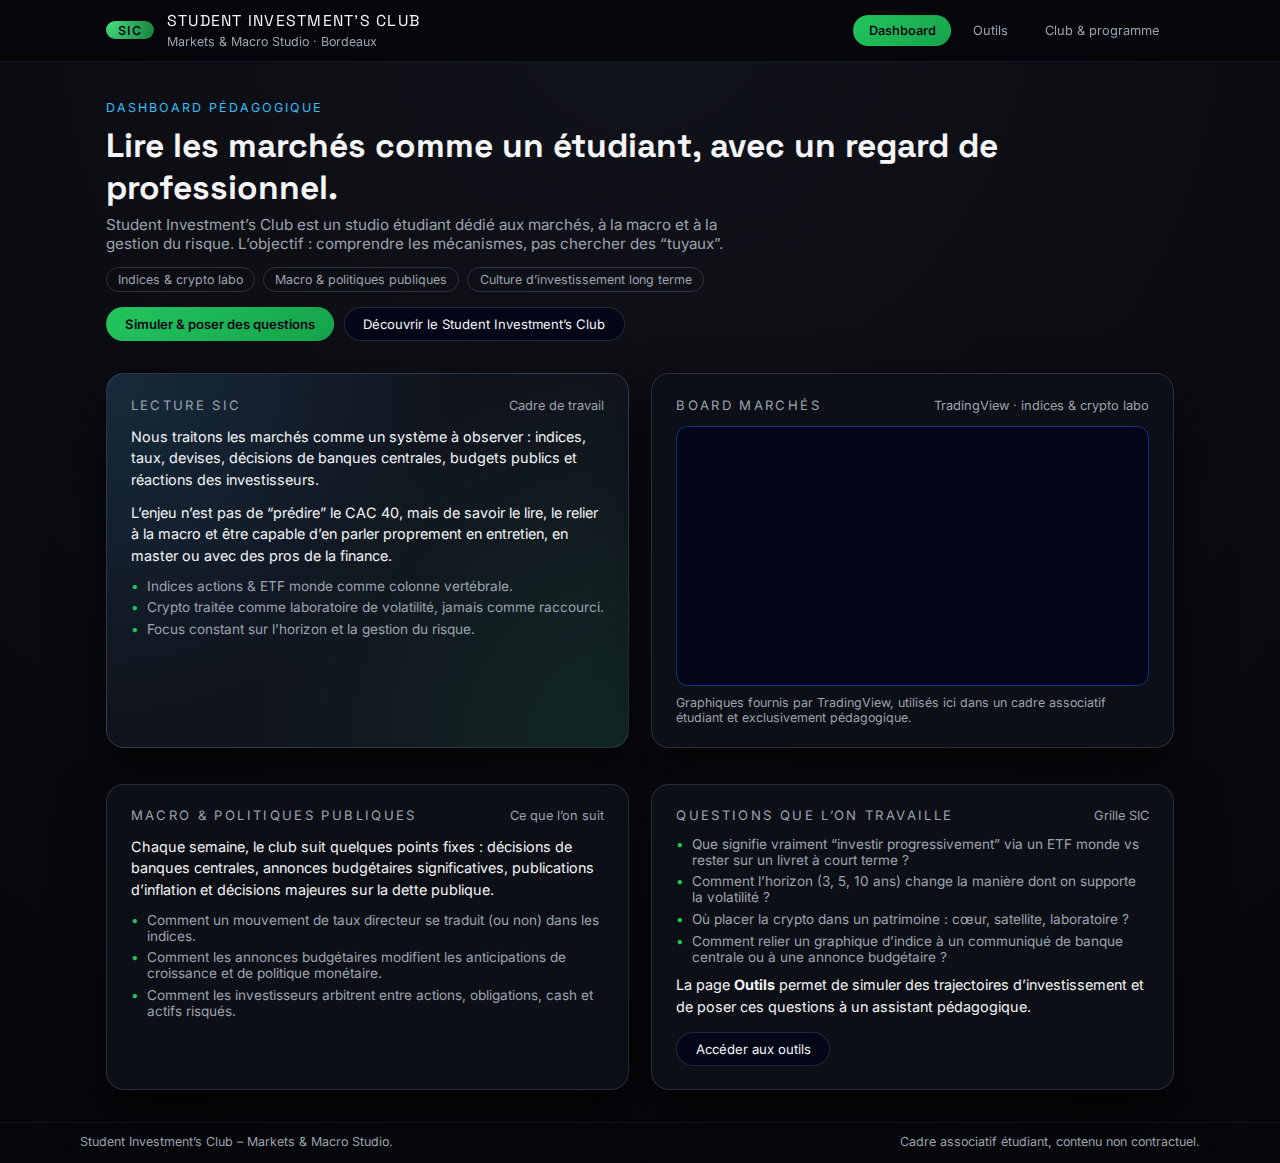
<file: index.html>
<!DOCTYPE html>
<html lang="fr">
  <head>
    <meta charset="UTF-8" />
    <title>Student Investment’s Club – Dashboard marchés & macro</title>
    <link rel="stylesheet" href="style.css" />
  </head>
  <body>
    <div class="app-shell">
      <!-- NAVBAR -->
      <header class="navbar">
        <div class="navbar-inner">
          <div class="brand">
            <div class="brand-pill">SIC</div>
            <div class="brand-meta">
              <div class="brand-title">Student Investment’s Club</div>
              <div class="brand-sub">Markets & Macro Studio · Bordeaux</div>
            </div>
          </div>
          <nav class="nav-links">
            <a href="index.html" class="nav-link active">Dashboard</a>
            <a href="tools.html" class="nav-link">Outils</a>
            <a href="club.html" class="nav-link">Club & programme</a>
          </nav>
        </div>
      </header>

      <!-- PAGE -->
      <main class="page">
        <section class="container">
          <!-- HERO -->
          <header class="page-header">
            <div class="page-kicker">Dashboard pédagogique</div>
            <h1 class="page-title">
              Lire les marchés comme un étudiant, avec un regard de professionnel.
            </h1>
            <p class="page-subtitle">
              Student Investment’s Club est un studio étudiant dédié aux marchés, à la macro et à
              la gestion du risque. L’objectif : comprendre les mécanismes, pas chercher des
              “tuyaux”.
            </p>

            <div class="chips-row">
              <span class="chip">Indices & crypto labo</span>
              <span class="chip">Macro & politiques publiques</span>
              <span class="chip">Culture d’investissement long terme</span>
            </div>

            <div class="btn-row">
              <a href="tools.html" class="btn btn-primary">Simuler & poser des questions</a>
              <a href="club.html" class="btn btn-soft">Découvrir le Student Investment’s Club</a>
            </div>
          </header>

          <!-- GRID HERO -->
          <section class="grid grid-2">
            <!-- Bloc texte -->
            <article class="panel panel-soft">
              <div class="panel-header">
                <div class="panel-title">Lecture SIC</div>
                <div class="panel-meta">Cadre de travail</div>
              </div>
              <p class="body-text">
                Nous traitons les marchés comme un système à observer : indices, taux, devises,
                décisions de banques centrales, budgets publics et réactions des investisseurs.
              </p>
              <p class="body-text">
                L’enjeu n’est pas de “prédire” le CAC 40, mais de savoir le lire, le relier à la
                macro et être capable d’en parler proprement en entretien, en master ou avec des
                pros de la finance.
              </p>
              <ul class="bullet-list">
                <li>Indices actions & ETF monde comme colonne vertébrale.</li>
                <li>Crypto traitée comme laboratoire de volatilité, jamais comme raccourci.</li>
                <li>Focus constant sur l’horizon et la gestion du risque.</li>
              </ul>
            </article>

            <!-- Bloc board marchés TradingView -->
            <section class="panel">
              <div class="panel-header">
                <div class="panel-title">Board marchés</div>
                <div class="panel-meta">TradingView · indices & crypto labo</div>
              </div>

              <div class="tv-wrapper">
                <div class="tradingview-widget-container">
                  <div class="tradingview-widget-container__widget" id="tv-overview"></div>
                  <script
                    type="text/javascript"
                    src="https://s3.tradingview.com/external-embedding/embed-widget-symbol-overview.js"
                    async
                  >
{
  "symbols": [
    ["EURONEXT:PX1|1D"],      /* CAC 40 */
    ["OANDA:SPX500USD|1D"],   /* S&P 500 */
    ["NASDAQ:NDX|1D"],        /* Nasdaq 100 */
    ["CAPITALCOM:BTCUSD|1D"], /* Bitcoin */
    ["CAPITALCOM:ETHUSD|1D"]  /* Ethereum */
  ],
  "chartType": "area",
  "colorTheme": "dark",
  "autosize": true,
  "locale": "fr",
  "lineWidth": 2,
  "dateRange": "3M",
  "showVolume": false,
  "width": "100%",
  "height": "100%"
}
                  </script>
                </div>
              </div>

              <p class="caption">
                Graphiques fournis par TradingView, utilisés ici dans un cadre associatif étudiant
                et exclusivement pédagogique.
              </p>
            </section>
          </section>

          <!-- Macro & questions clés -->
          <section class="grid grid-2" style="margin-top: 2.2rem">
            <article class="panel">
              <div class="panel-header">
                <div class="panel-title">Macro & politiques publiques</div>
                <div class="panel-meta">Ce que l’on suit</div>
              </div>
              <p class="body-text">
                Chaque semaine, le club suit quelques points fixes : décisions de banques
                centrales, annonces budgétaires significatives, publications d’inflation et
                décisions majeures sur la dette publique.
              </p>
              <ul class="bullet-list">
                <li>
                  Comment un mouvement de taux directeur se traduit (ou non) dans les indices.
                </li>
                <li>
                  Comment les annonces budgétaires modifient les anticipations de croissance et de
                  politique monétaire.
                </li>
                <li>
                  Comment les investisseurs arbitrent entre actions, obligations, cash et actifs
                  risqués.
                </li>
              </ul>
            </article>

            <aside class="panel">
              <div class="panel-header">
                <div class="panel-title">Questions que l’on travaille</div>
                <div class="panel-meta">Grille SIC</div>
              </div>
              <ul class="bullet-list">
                <li>
                  Que signifie vraiment “investir progressivement” via un ETF monde vs rester sur
                  un livret à court terme ?
                </li>
                <li>
                  Comment l’horizon (3, 5, 10 ans) change la manière dont on supporte la
                  volatilité ?
                </li>
                <li>
                  Où placer la crypto dans un patrimoine : cœur, satellite, laboratoire ?
                </li>
                <li>
                  Comment relier un graphique d’indice à un communiqué de banque centrale ou à une
                  annonce budgétaire ?
                </li>
              </ul>
              <p class="body-text" style="margin-top: 0.6rem">
                La page <strong>Outils</strong> permet de simuler des trajectoires d’investissement
                et de poser ces questions à un assistant pédagogique.
              </p>
              <div class="btn-row">
                <a href="tools.html" class="btn btn-soft">Accéder aux outils</a>
              </div>
            </aside>
          </section>
        </section>
      </main>

      <!-- FOOTER -->
      <footer class="footer">
        <div class="footer-inner">
          <span>Student Investment’s Club – Markets & Macro Studio.</span>
          <span>Cadre associatif étudiant, contenu non contractuel.</span>
        </div>
      </footer>
    </div>

    <script src="script.js"></script>
  </body>
</html>
</file>
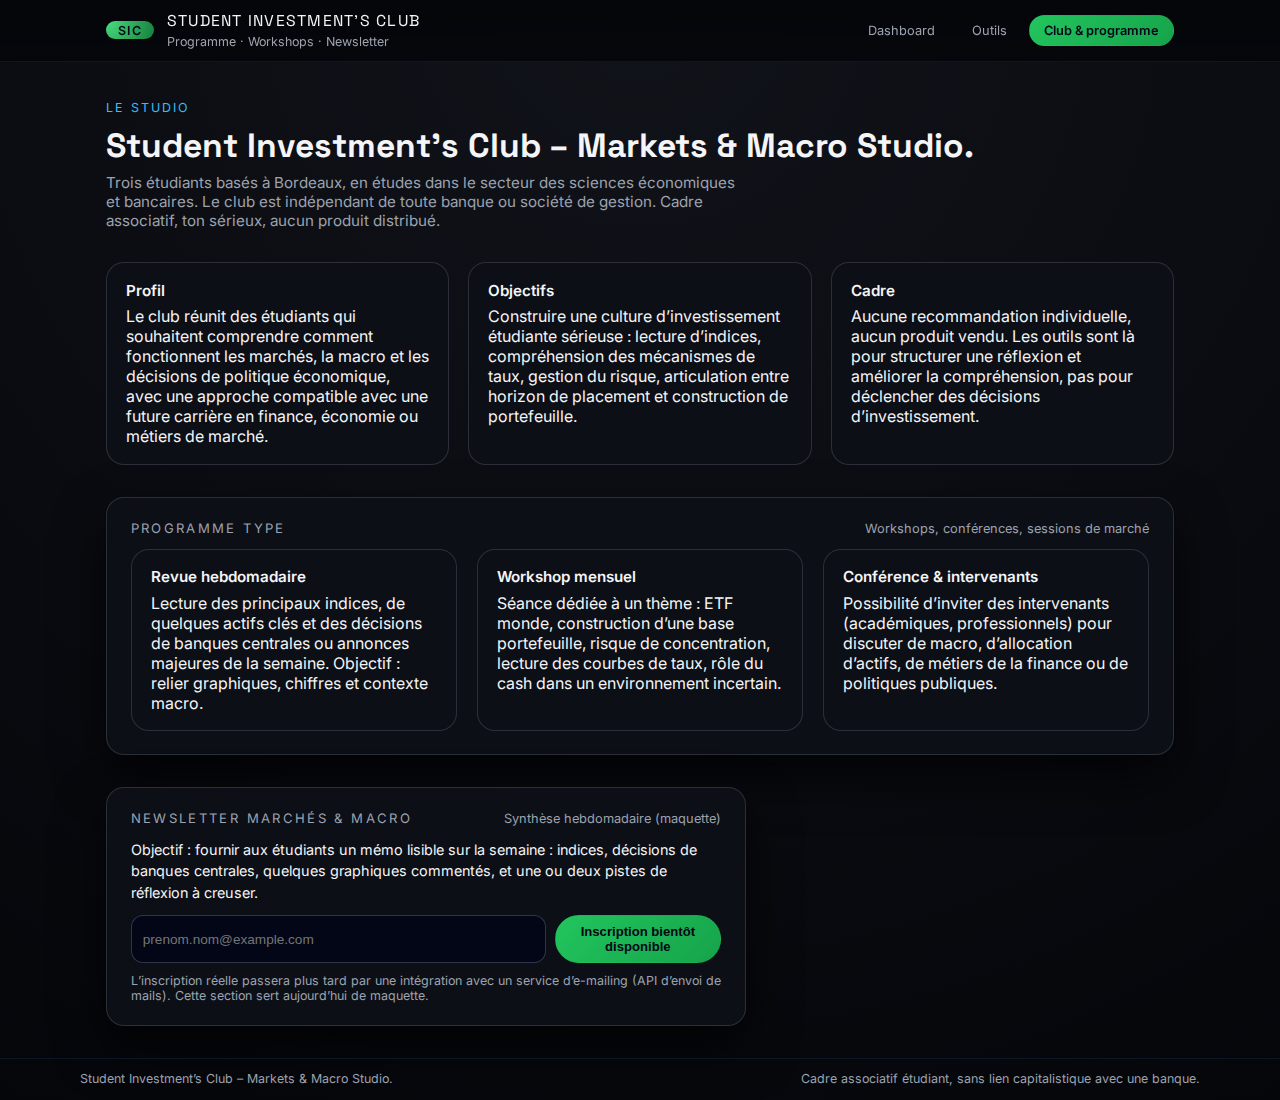
<file: club.html>
<!DOCTYPE html>
<html lang="fr">
  <head>
    <meta charset="UTF-8" />
    <title>Student Investment’s Club – Programme & newsletter</title>
    <link rel="stylesheet" href="style.css" />
  </head>
  <body>
    <div class="app-shell">
      <header class="navbar">
        <div class="navbar-inner">
          <div class="brand">
            <div class="brand-pill">SIC</div>
            <div class="brand-meta">
              <div class="brand-title">Student Investment’s Club</div>
              <div class="brand-sub">Programme · Workshops · Newsletter</div>
            </div>
          </div>
          <nav class="nav-links">
            <a href="index.html" class="nav-link">Dashboard</a>
            <a href="tools.html" class="nav-link">Outils</a>
            <a href="club.html" class="nav-link active">Club & programme</a>
          </nav>
        </div>
      </header>

      <main class="page">
        <section class="container">
          <header class="page-header">
            <div class="page-kicker">Le studio</div>
            <h1 class="page-title">Student Investment’s Club – Markets & Macro Studio.</h1>
            <p class="page-subtitle">
              Trois étudiants basés à Bordeaux, en études dans le secteur des sciences économiques
              et bancaires. Le club est indépendant de toute banque ou société de gestion. Cadre
              associatif, ton sérieux, aucun produit distribué.
            </p>
          </header>

          <!-- PROFIL & OBJECTIFS -->
          <section class="cards-row">
            <article class="card">
              <div class="card-title">Profil</div>
              <p>
                Le club réunit des étudiants qui souhaitent comprendre comment fonctionnent les
                marchés, la macro et les décisions de politique économique, avec une approche
                compatible avec une future carrière en finance, économie ou métiers de marché.
              </p>
            </article>
            <article class="card">
              <div class="card-title">Objectifs</div>
              <p>
                Construire une culture d’investissement étudiante sérieuse : lecture d’indices,
                compréhension des mécanismes de taux, gestion du risque, articulation entre horizon
                de placement et construction de portefeuille.
              </p>
            </article>
            <article class="card">
              <div class="card-title">Cadre</div>
              <p>
                Aucune recommandation individuelle, aucun produit vendu. Les outils sont là pour
                structurer une réflexion et améliorer la compréhension, pas pour déclencher des
                décisions d’investissement.
              </p>
            </article>
          </section>

          <!-- PROGRAMME -->
          <section style="margin-top: 2rem">
            <div class="panel">
              <div class="panel-header">
                <div class="panel-title">Programme type</div>
                <div class="panel-meta">Workshops, conférences, sessions de marché</div>
              </div>

              <div class="cards-row">
                <article class="card">
                  <div class="card-title">Revue hebdomadaire</div>
                  <p>
                    Lecture des principaux indices, de quelques actifs clés et des décisions de
                    banques centrales ou annonces majeures de la semaine. Objectif : relier
                    graphiques, chiffres et contexte macro.
                  </p>
                </article>
                <article class="card">
                  <div class="card-title">Workshop mensuel</div>
                  <p>
                    Séance dédiée à un thème : ETF monde, construction d’une base portefeuille,
                    risque de concentration, lecture des courbes de taux, rôle du cash dans un
                    environnement incertain.
                  </p>
                </article>
                <article class="card">
                  <div class="card-title">Conférence & intervenants</div>
                  <p>
                    Possibilité d’inviter des intervenants (académiques, professionnels) pour
                    discuter de macro, d’allocation d’actifs, de métiers de la finance ou de
                    politiques publiques.
                  </p>
                </article>
              </div>
            </div>
          </section>

          <!-- NEWSLETTER -->
          <section style="margin-top: 2rem">
            <div class="panel newsletter-form">
              <div class="panel-header">
                <div class="panel-title">Newsletter marchés & macro</div>
                <div class="panel-meta">Synthèse hebdomadaire (maquette)</div>
              </div>
              <p class="body-text">
                Objectif : fournir aux étudiants un mémo lisible sur la semaine : indices,
                décisions de banques centrales, quelques graphiques commentés, et une ou deux pistes
                de réflexion à creuser.
              </p>

              <div class="newsletter-input-row">
                <input
                  class="input"
                  type="email"
                  placeholder="prenom.nom@example.com"
                  aria-label="Adresse e-mail"
                />
                <button class="btn btn-primary" type="button">Inscription bientôt disponible</button>
              </div>

              <p class="caption">
                L’inscription réelle passera plus tard par une intégration avec un service
                d’e-mailing (API d’envoi de mails). Cette section sert aujourd’hui de maquette.
              </p>
            </div>
          </section>
        </section>
      </main>

      <footer class="footer">
        <div class="footer-inner">
          <span>Student Investment’s Club – Markets & Macro Studio.</span>
          <span>Cadre associatif étudiant, sans lien capitalistique avec une banque.</span>
        </div>
      </footer>
    </div>

    <script src="script.js"></script>
  </body>
</html>
</file>
<file: style.css>
@import url("https://fonts.googleapis.com/css2?family=Inter:wght@400;500;600;700&family=Space+Grotesk:wght@500;600;700&display=swap");

/* RESET */
*,
*::before,
*::after {
  margin: 0;
  padding: 0;
  box-sizing: border-box;
}

html {
  scroll-behavior: smooth;
}

body {
  font-family: "Inter", system-ui, -apple-system, BlinkMacSystemFont, sans-serif;
  background: radial-gradient(circle at top, #11131a, #05060a);
  color: #f5f5f7;
}

/* DESIGN SYSTEM */
:root {
  --bg-main: #05060a;
  --bg-card: #0c0f16;
  --bg-card-alt: #10131d;
  --border-soft: rgba(148, 163, 184, 0.22);
  --text-main: #f5f5f7;
  --text-muted: #9ca3af;
  --accent-green: #22c55e;
  --accent-blue: #38bdf8;
  --accent-pill: #181b23;
  --radius-lg: 18px;
  --radius-md: 12px;
  --radius-pill: 999px;
  --shadow-soft: 0 22px 50px rgba(0, 0, 0, 0.7);
}

/* LAYOUT */
.app-shell {
  min-height: 100vh;
  display: flex;
  flex-direction: column;
}

.container {
  max-width: 1120px;
  margin: 0 auto;
  padding: 2.4rem 1.6rem 2rem;
}

.page {
  flex: 1;
}

/* NAVBAR */
.navbar {
  position: sticky;
  top: 0;
  z-index: 20;
  backdrop-filter: blur(16px);
  background: linear-gradient(to bottom, #05060a, rgba(5, 6, 10, 0.9));
  border-bottom: 1px solid rgba(15, 23, 42, 0.9);
}

.navbar-inner {
  max-width: 1120px;
  margin: 0 auto;
  padding: 0.7rem 1.6rem;
  display: flex;
  align-items: center;
  justify-content: space-between;
  gap: 1.6rem;
}

.brand {
  display: flex;
  align-items: center;
  gap: 0.8rem;
}

.brand-pill {
  padding: 0.1rem 0.75rem;
  border-radius: var(--radius-pill);
  background: radial-gradient(circle at 0% 0%, #4ade80, #15803d);
  font-size: 0.78rem;
  font-weight: 600;
  letter-spacing: 0.12em;
  text-transform: uppercase;
  color: #020617;
}

.brand-meta {
  display: flex;
  flex-direction: column;
  gap: 0.2rem;
}

.brand-title {
  font-family: "Space Grotesk", system-ui, sans-serif;
  font-size: 0.98rem;
  letter-spacing: 0.08em;
  text-transform: uppercase;
}

.brand-sub {
  font-size: 0.78rem;
  color: var(--text-muted);
}

.nav-links {
  display: flex;
  gap: 0.4rem;
}

.nav-link {
  font-size: 0.8rem;
  padding: 0.45rem 0.9rem;
  border-radius: var(--radius-pill);
  border: 1px solid transparent;
  color: var(--text-muted);
  text-decoration: none;
  background: transparent;
  transition:
    background 0.15s ease-out,
    color 0.15s ease-out,
    border-color 0.15s ease-out,
    transform 0.12s ease-out;
}

.nav-link:hover {
  background: #0f172a;
  color: #e5e7eb;
  border-color: rgba(51, 65, 85, 0.8);
}

.nav-link.active {
  background: linear-gradient(135deg, var(--accent-green), #16a34a);
  color: #020617;
  border-color: transparent;
  font-weight: 600;
}

/* HEADERS */
.page-header {
  margin-bottom: 2rem;
}

.page-kicker {
  font-size: 0.78rem;
  letter-spacing: 0.16em;
  text-transform: uppercase;
  color: var(--accent-blue);
  margin-bottom: 0.6rem;
}

.page-title {
  font-family: "Space Grotesk", system-ui, sans-serif;
  font-size: 2.1rem;
  line-height: 1.25;
  margin-bottom: 0.4rem;
}

.page-subtitle {
  font-size: 0.95rem;
  color: var(--text-muted);
  max-width: 640px;
}

/* GRID */
.grid {
  display: grid;
  gap: 1.4rem;
}

.grid-2 {
  grid-template-columns: minmax(0, 1.05fr) minmax(0, 1.05fr);
}

/* PANELS / CARDS */
.panel {
  background: var(--bg-card);
  border-radius: var(--radius-lg);
  border: 1px solid var(--border-soft);
  padding: 1.4rem 1.5rem;
  box-shadow: var(--shadow-soft);
}

.panel-soft {
  background: radial-gradient(circle at 0% 0%, rgba(56, 189, 248, 0.14), transparent 55%),
    radial-gradient(circle at 100% 100%, rgba(34, 197, 94, 0.12), transparent 60%),
    var(--bg-card-alt);
}

.panel-header {
  display: flex;
  justify-content: space-between;
  align-items: baseline;
  margin-bottom: 0.8rem;
}

.panel-title {
  font-size: 0.82rem;
  letter-spacing: 0.18em;
  text-transform: uppercase;
  color: var(--text-muted);
}

.panel-meta {
  font-size: 0.8rem;
  color: var(--text-muted);
}

/* TEXT STYLES */
.body-text {
  font-size: 0.9rem;
  color: var(--text-main);
  line-height: 1.5;
  margin-bottom: 0.7rem;
}

.bullet-list {
  list-style: none;
  margin-top: 0.4rem;
}

.bullet-list li {
  font-size: 0.85rem;
  color: var(--text-muted);
  margin-bottom: 0.35rem;
  position: relative;
  padding-left: 1rem;
}

.bullet-list li::before {
  content: "•";
  position: absolute;
  left: 0;
  color: var(--accent-green);
}

/* CHIPS */
.chips-row {
  display: flex;
  flex-wrap: wrap;
  gap: 0.5rem;
  margin: 0.9rem 0 0.5rem;
}

.chip {
  font-size: 0.78rem;
  padding: 0.25rem 0.7rem;
  border-radius: var(--radius-pill);
  border: 1px solid rgba(148, 163, 184, 0.24);
  color: var(--text-muted);
}

/* BUTTONS */
.btn-row {
  display: flex;
  flex-wrap: wrap;
  gap: 0.6rem;
  margin-top: 0.9rem;
}

.btn {
  display: inline-flex;
  align-items: center;
  justify-content: center;
  font-size: 0.82rem;
  padding: 0.52rem 1.15rem;
  border-radius: var(--radius-pill);
  border: 1px solid var(--border-soft);
  background: #020617;
  color: var(--text-main);
  text-decoration: none;
  cursor: pointer;
  transition:
    background 0.15s ease-out,
    color 0.15s ease-out,
    box-shadow 0.15s ease-out,
    transform 0.12s ease-out;
}

.btn:hover {
  background: #0f172a;
  box-shadow: var(--shadow-soft);
  transform: translateY(-1px);
}

.btn-primary {
  background: linear-gradient(135deg, var(--accent-green), #16a34a);
  border-color: transparent;
  color: #020617;
  font-weight: 600;
}

.btn-primary:hover {
  background: linear-gradient(135deg, #4ade80, #15803d);
}

.btn-soft {
  background: #020617;
}

/* TV WRAPPER */
.tv-wrapper {
  height: 260px;
  border-radius: var(--radius-md);
  overflow: hidden;
  background: #020617;
  border: 1px solid rgba(30, 64, 175, 0.7);
}

/* CAPTION */
.caption {
  font-size: 0.78rem;
  color: var(--text-muted);
  margin-top: 0.6rem;
}

/* FORMS */
.form-grid {
  display: grid;
  grid-template-columns: minmax(0, 1.05fr) minmax(0, 1.15fr);
  gap: 1.5rem;
}

.form-field {
  margin-bottom: 0.85rem;
}

.form-label {
  font-size: 0.8rem;
  color: var(--text-muted);
  margin-bottom: 0.25rem;
  display: block;
}

.input {
  width: 100%;
  font-size: 0.85rem;
  padding: 0.52rem 0.7rem;
  border-radius: var(--radius-md);
  border: 1px solid rgba(148, 163, 184, 0.3);
  background: #020617;
  color: var(--text-main);
}

.input:focus {
  outline: none;
  border-color: var(--accent-blue);
  box-shadow: 0 0 0 1px rgba(56, 189, 248, 0.4);
}

/* RESULTS */
.results-grid {
  display: grid;
  grid-template-columns: repeat(3, minmax(0, 1fr));
  gap: 0.8rem;
  margin-bottom: 1.3rem;
}

.result-card {
  background: #020617;
  border-radius: var(--radius-md);
  border: 1px solid rgba(148, 163, 184, 0.3);
  padding: 0.7rem 0.8rem;
  font-size: 0.8rem;
}

.result-label {
  font-size: 0.78rem;
  text-transform: uppercase;
  letter-spacing: 0.16em;
  color: var(--text-muted);
  margin-bottom: 0.3rem;
}

.result-values span {
  display: block;
  margin-bottom: 0.1rem;
}

.result-values strong {
  color: var(--accent-green);
}

/* CHAT */
.chat-layout {
  display: grid;
  grid-template-columns: minmax(0, 1.4fr) minmax(0, 1fr);
  gap: 1.5rem;
}

.chat-box {
  background: var(--bg-card);
  border-radius: var(--radius-lg);
  border: 1px solid var(--border-soft);
  padding: 1rem;
}

.chat-log {
  margin-top: 0.6rem;
  border-radius: var(--radius-md);
  background: #020617;
  border: 1px solid rgba(148, 163, 184, 0.25);
  max-height: 250px;
  overflow-y: auto;
  padding: 0.6rem;
  display: flex;
  flex-direction: column;
  gap: 0.4rem;
  font-size: 0.8rem;
}

.chat-bubble {
  max-width: 80%;
  padding: 0.45rem 0.7rem;
  border-radius: 12px;
}

.chat-bubble.bot {
  background: #020617;
  border: 1px solid rgba(148, 163, 184, 0.4);
}

.chat-bubble.user {
  margin-left: auto;
  background: #2563eb;
  color: #e5e7eb;
}

.chat-input-row {
  display: flex;
  gap: 0.6rem;
  align-items: center;
  margin-top: 0.7rem;
}

.chat-input {
  flex: 1;
}

/* FAQ TAGS */
.faq-tags {
  margin-top: 0.8rem;
  display: flex;
  flex-wrap: wrap;
  gap: 0.5rem;
}

.tag {
  font-size: 0.78rem;
  padding: 0.25rem 0.7rem;
  border-radius: var(--radius-pill);
  border: 1px solid rgba(148, 163, 184, 0.5);
  background: #020617;
  color: var(--text-muted);
  cursor: pointer;
  transition:
    border-color 0.15s ease-out,
    color 0.15s ease-out,
    background 0.15s ease-out;
}

.tag:hover {
  border-color: var(--accent-green);
  color: #e5e7eb;
  background: #0f172a;
}

/* CARDS ROW */
.cards-row {
  display: grid;
  grid-template-columns: repeat(3, minmax(0, 1fr));
  gap: 1.2rem;
}

.card {
  background: var(--bg-card);
  border-radius: var(--radius-lg);
  border: 1px solid var(--border-soft);
  padding: 1.1rem 1.2rem;
}

.card-title {
  font-size: 0.95rem;
  font-weight: 600;
  margin-bottom: 0.4rem;
}

/* NEWSLETTER */
.newsletter-form {
  max-width: 640px;
}

.newsletter-input-row {
  display: flex;
  gap: 0.6rem;
  margin-top: 0.7rem;
}

/* FOOTER */
.footer {
  border-top: 1px solid rgba(15, 23, 42, 0.9);
  padding: 0.7rem 1.6rem 0.9rem;
  font-size: 0.78rem;
  color: var(--text-muted);
}

.footer-inner {
  max-width: 1120px;
  margin: 0 auto;
  display: flex;
  justify-content: space-between;
}

/* RESPONSIVE */
@media (max-width: 960px) {
  .grid-2,
  .form-grid,
  .chat-layout,
  .cards-row {
    grid-template-columns: minmax(0, 1fr);
  }

  .navbar-inner {
    flex-direction: column;
    align-items: flex-start;
  }

  .newsletter-input-row {
    flex-direction: column;
  }
}
</file>
